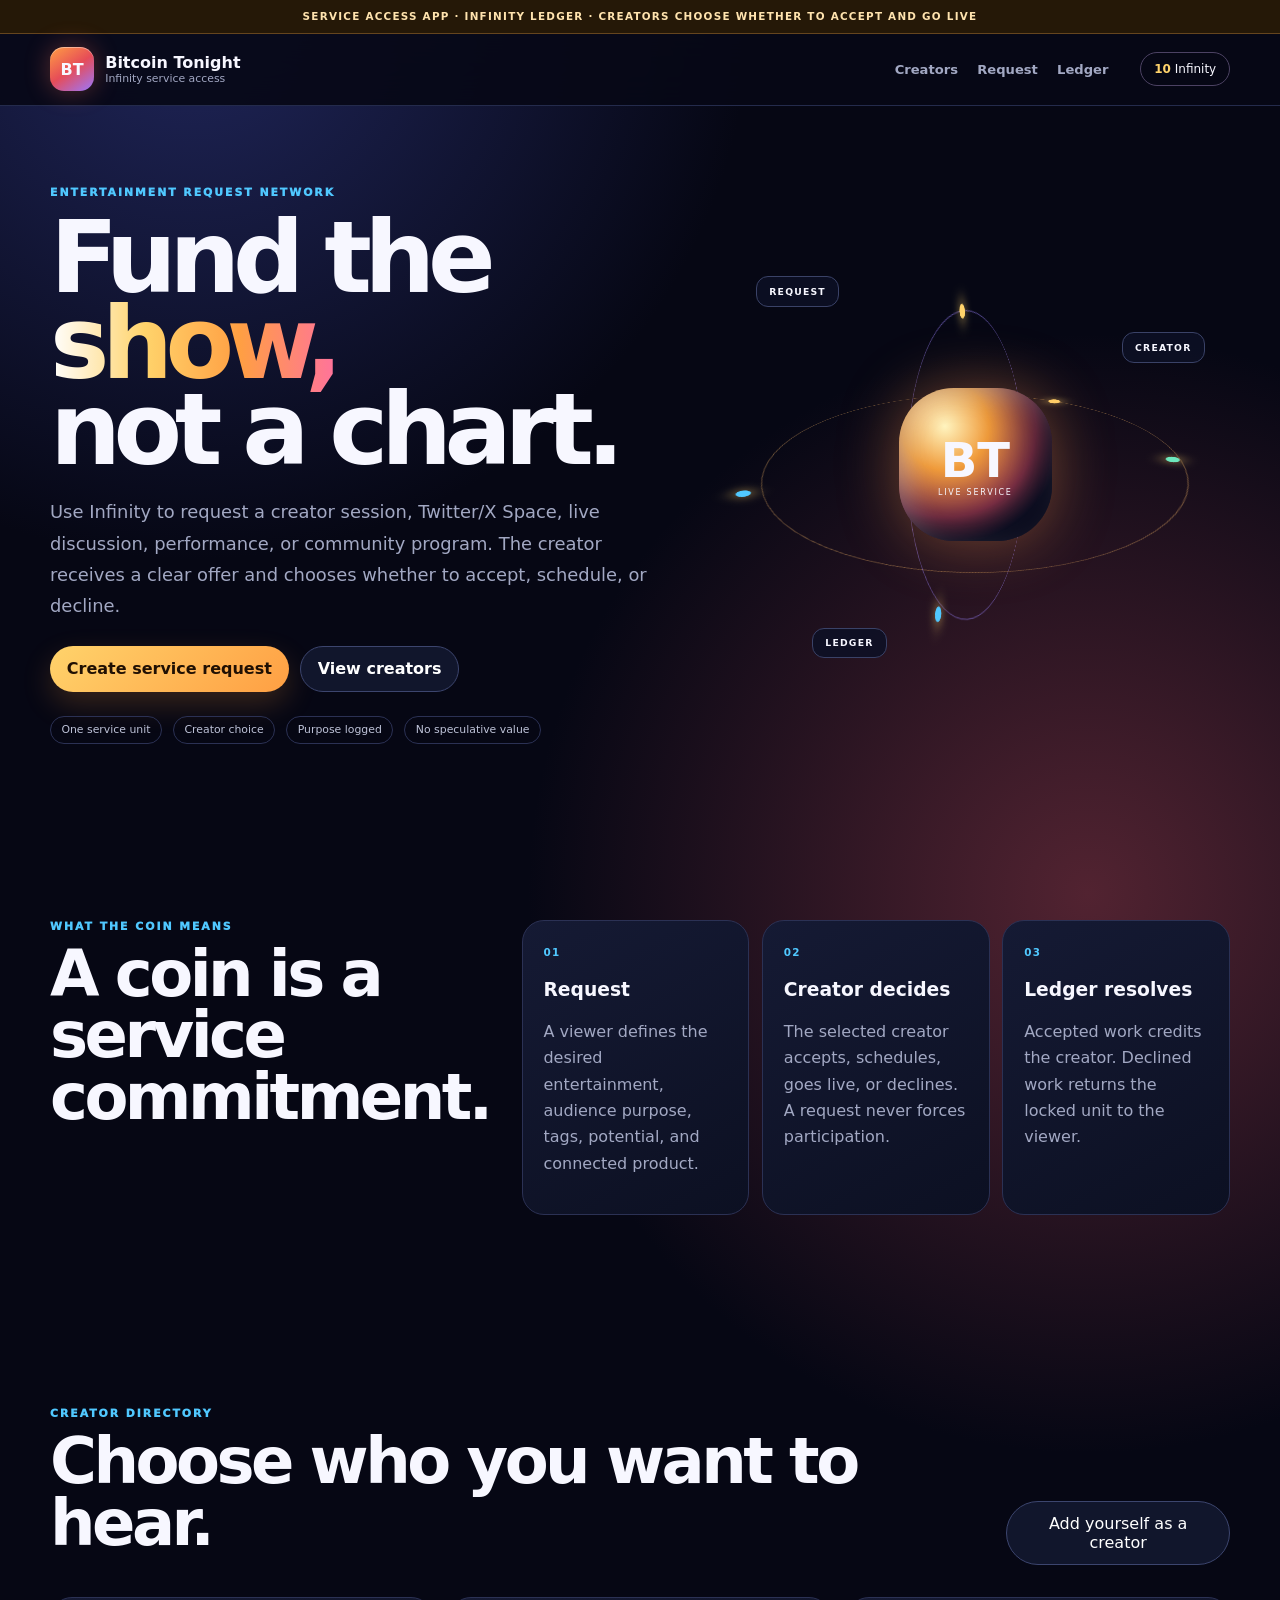
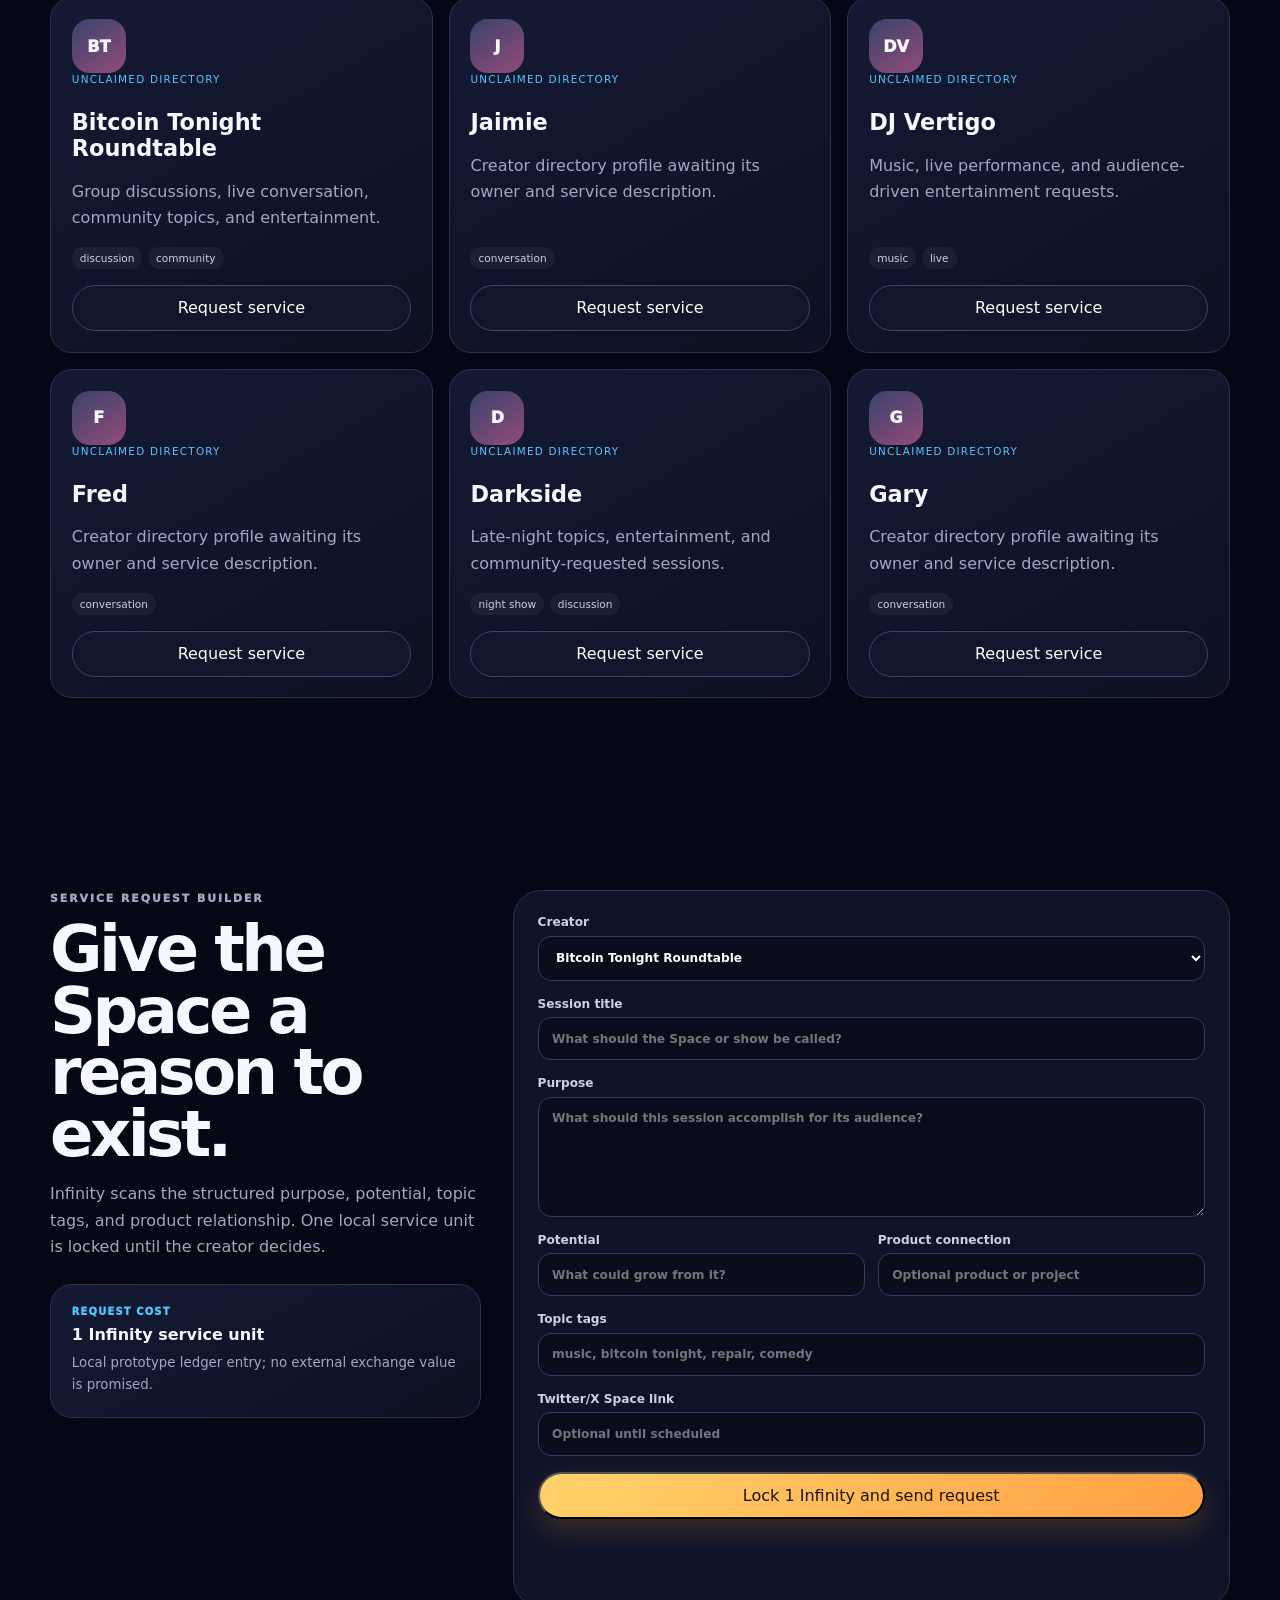
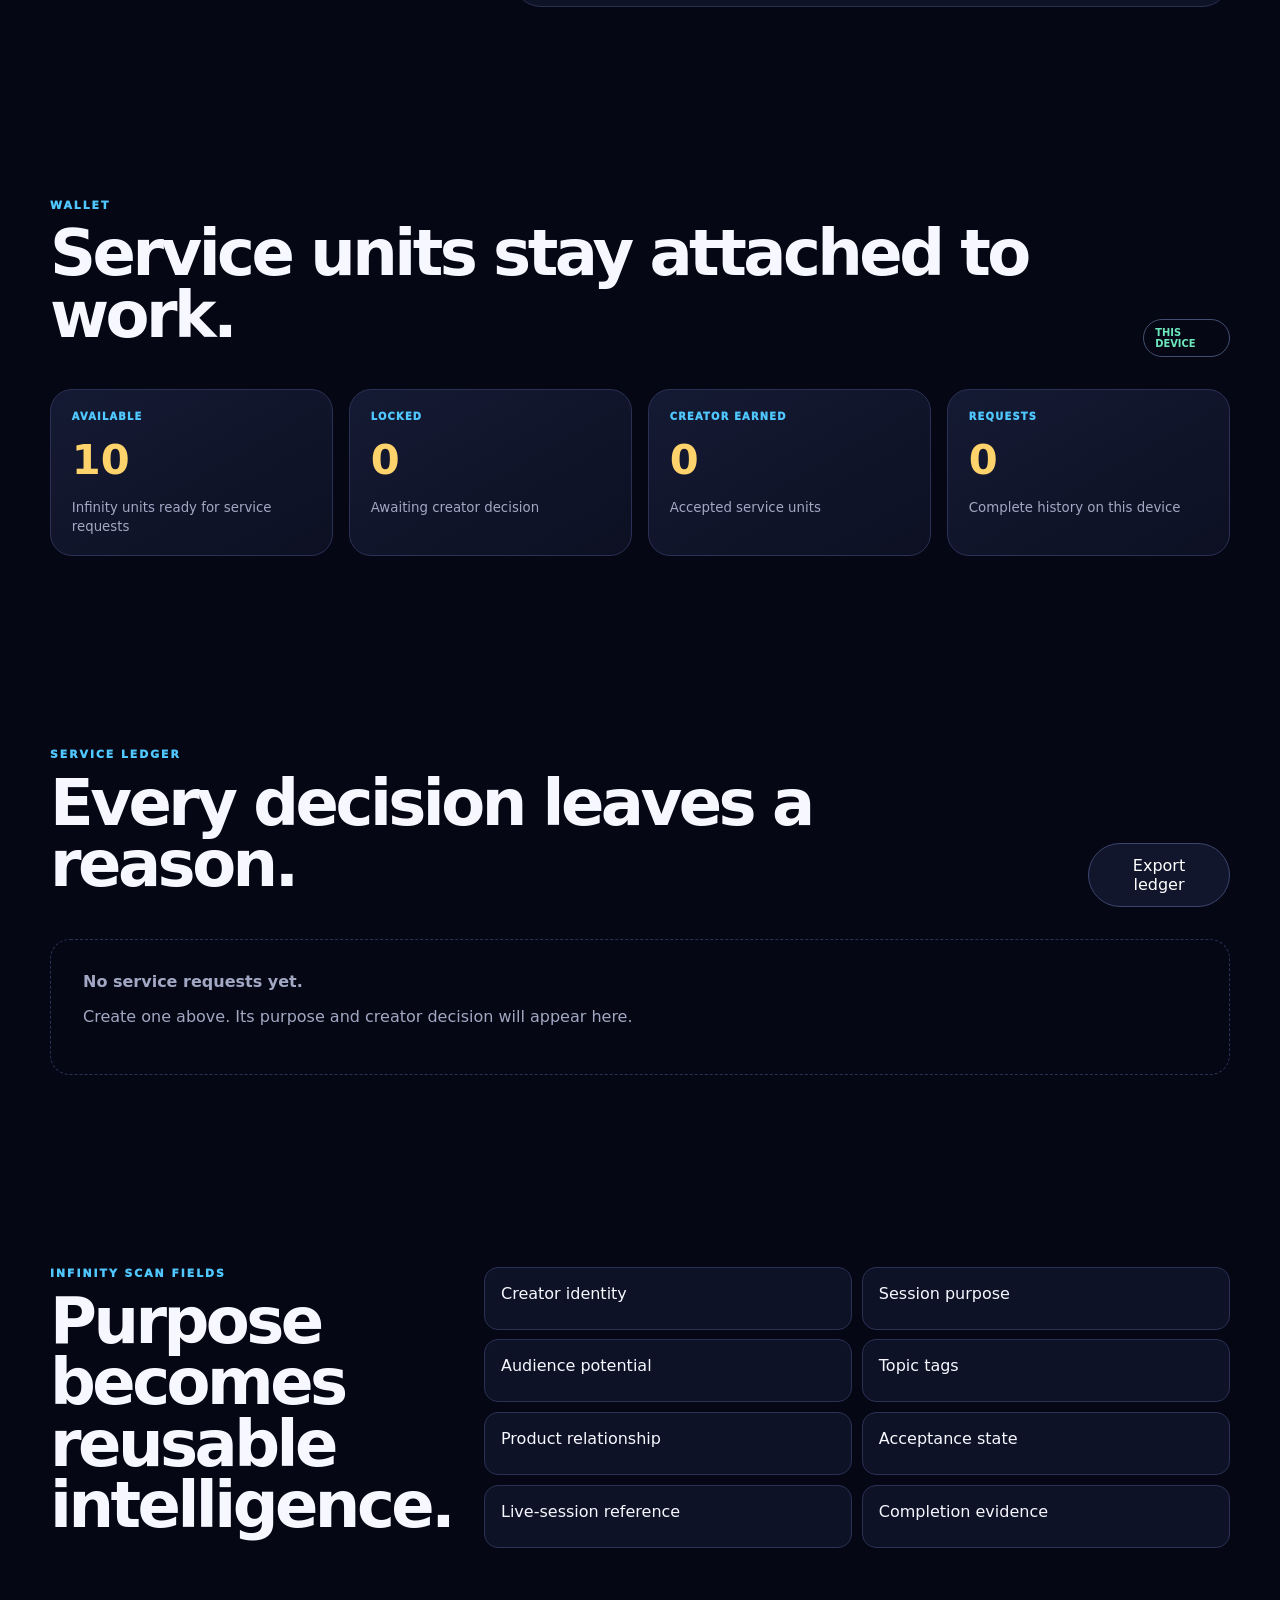
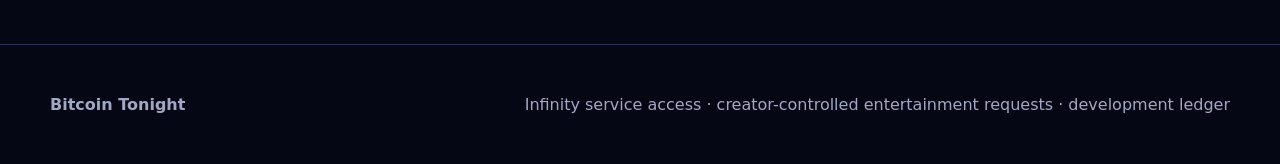
<file: index.html>
<!doctype html>
<html lang="en">
<head>
  <meta charset="UTF-8">
  <meta name="viewport" content="width=device-width,initial-scale=1,viewport-fit=cover">
  <meta name="theme-color" content="#070817">
  <meta name="description" content="Bitcoin Tonight service access — request creator entertainment with Infinity service coins and a traceable purpose ledger.">
  <title>Bitcoin Tonight · Infinity Service Access</title>
  <link rel="stylesheet" href="css/style.css">
</head>
<body>
  <div class="notice">SERVICE ACCESS APP · INFINITY LEDGER · CREATORS CHOOSE WHETHER TO ACCEPT AND GO LIVE</div>
  <header>
    <a class="brand" href="#top"><b>BT</b><span><strong>Bitcoin Tonight</strong><small>Infinity service access</small></span></a>
    <nav><a href="#creators">Creators</a><a href="#request">Request</a><a href="#ledger">Ledger</a></nav>
    <a class="wallet-pill" href="#wallet"><span id="wallet-available">10</span> Infinity</a>
  </header>

  <main id="top">
    <section class="hero">
      <div class="hero-copy">
        <p class="eyebrow">ENTERTAINMENT REQUEST NETWORK</p>
        <h1>Fund the <em>show,</em><br>not a chart.</h1>
        <p>Use Infinity to request a creator session, Twitter/X Space, live discussion, performance, or community program. The creator receives a clear offer and chooses whether to accept, schedule, or decline.</p>
        <div class="actions"><a class="primary" href="#request">Create service request</a><a class="secondary" href="#creators">View creators</a></div>
        <div class="trust"><span>One service unit</span><span>Creator choice</span><span>Purpose logged</span><span>No speculative value</span></div>
      </div>
      <div class="stage" aria-label="Bitcoin Tonight live service network">
        <div class="stage-ring ring-one"><i></i><i></i><i></i></div><div class="stage-ring ring-two"><i></i><i></i></div>
        <div class="stage-core"><b>BT</b><span>LIVE SERVICE</span></div>
        <div class="stage-label label-a">REQUEST</div><div class="stage-label label-b">CREATOR</div><div class="stage-label label-c">LEDGER</div>
      </div>
    </section>

    <section class="definition">
      <div><p class="eyebrow">WHAT THE COIN MEANS</p><h2>A coin is a service commitment.</h2></div>
      <div class="definition-grid"><article><b>01</b><h3>Request</h3><p>A viewer defines the desired entertainment, audience purpose, tags, potential, and connected product.</p></article><article><b>02</b><h3>Creator decides</h3><p>The selected creator accepts, schedules, goes live, or declines. A request never forces participation.</p></article><article><b>03</b><h3>Ledger resolves</h3><p>Accepted work credits the creator. Declined work returns the locked unit to the viewer.</p></article></div>
    </section>

    <section id="creators" class="creator-section">
      <div class="section-head"><div><p class="eyebrow">CREATOR DIRECTORY</p><h2>Choose who you want to hear.</h2></div><button class="secondary button" id="open-creator">Add yourself as a creator</button></div>
      <div class="creator-grid" id="creator-grid"></div>
    </section>

    <section id="request" class="request-section">
      <div class="request-copy"><p class="eyebrow">SERVICE REQUEST BUILDER</p><h2>Give the Space a reason to exist.</h2><p>Infinity scans the structured purpose, potential, topic tags, and product relationship. One local service unit is locked until the creator decides.</p><div class="unit-card"><span>REQUEST COST</span><b>1 Infinity service unit</b><small>Local prototype ledger entry; no external exchange value is promised.</small></div></div>
      <form id="request-form" class="request-form">
        <label>Creator<select id="request-creator" required></select></label>
        <label>Session title<input id="request-title" required maxlength="100" placeholder="What should the Space or show be called?"></label>
        <label>Purpose<textarea id="request-purpose" required maxlength="500" placeholder="What should this session accomplish for its audience?"></textarea></label>
        <div class="two"><label>Potential<input id="request-potential" maxlength="160" placeholder="What could grow from it?"></label><label>Product connection<input id="request-product" maxlength="100" placeholder="Optional product or project"></label></div>
        <label>Topic tags<input id="request-tags" maxlength="160" placeholder="music, bitcoin tonight, repair, comedy"></label>
        <label>Twitter/X Space link<input id="request-link" type="url" placeholder="Optional until scheduled"></label>
        <button class="primary button" type="submit">Lock 1 Infinity and send request</button>
        <p class="form-status" id="request-status" role="status"></p>
      </form>
    </section>

    <section id="wallet" class="wallet-section">
      <div class="section-head"><div><p class="eyebrow">WALLET</p><h2>Service units stay attached to work.</h2></div><span class="local-badge">THIS DEVICE</span></div>
      <div class="wallet-grid"><article><span>AVAILABLE</span><b id="wallet-card-available">10</b><small>Infinity units ready for service requests</small></article><article><span>LOCKED</span><b id="wallet-locked">0</b><small>Awaiting creator decision</small></article><article><span>CREATOR EARNED</span><b id="wallet-earned">0</b><small>Accepted service units</small></article><article><span>REQUESTS</span><b id="wallet-requests">0</b><small>Complete history on this device</small></article></div>
    </section>

    <section id="ledger" class="ledger-section">
      <div class="section-head"><div><p class="eyebrow">SERVICE LEDGER</p><h2>Every decision leaves a reason.</h2></div><button class="secondary button" id="export-ledger">Export ledger</button></div>
      <div class="ledger-list" id="ledger-list"></div>
    </section>

    <section class="scan-section"><div><p class="eyebrow">INFINITY SCAN FIELDS</p><h2>Purpose becomes reusable intelligence.</h2></div><div class="scan-grid"><span>Creator identity</span><span>Session purpose</span><span>Audience potential</span><span>Topic tags</span><span>Product relationship</span><span>Acceptance state</span><span>Live-session reference</span><span>Completion evidence</span></div></section>
  </main>

  <dialog id="creator-dialog"><form method="dialog" id="creator-form"><button class="close" value="cancel" aria-label="Close">×</button><p class="eyebrow">CREATOR CLAIM</p><h2>Add your service profile</h2><p>This creates an unverified local directory profile. Shared identity verification comes with the connected Infinity ledger.</p><label>Display name<input id="creator-name" required maxlength="60"></label><label>Twitter/X handle<input id="creator-handle" maxlength="60" placeholder="@handle"></label><label>What you create<textarea id="creator-bio" required maxlength="240"></textarea></label><label>Topics<input id="creator-topics" maxlength="120" placeholder="music, conversation, comedy"></label><button class="primary button" value="default">Add creator profile</button></form></dialog>

  <footer><b>Bitcoin Tonight</b><span>Infinity service access · creator-controlled entertainment requests · development ledger</span></footer>
  <nav class="mobile-dock"><a href="#top">Home</a><a href="#creators">Creators</a><a href="#request">Request</a><a href="#ledger">Ledger</a></nav>
  <script type="module" src="js/app.js"></script>
<script src="https://www-infinity4.github.io/Mint-For-Infinity/infinity-wallet-menu.js?v=20260814-menu2"></script></body>
</html>
</file>
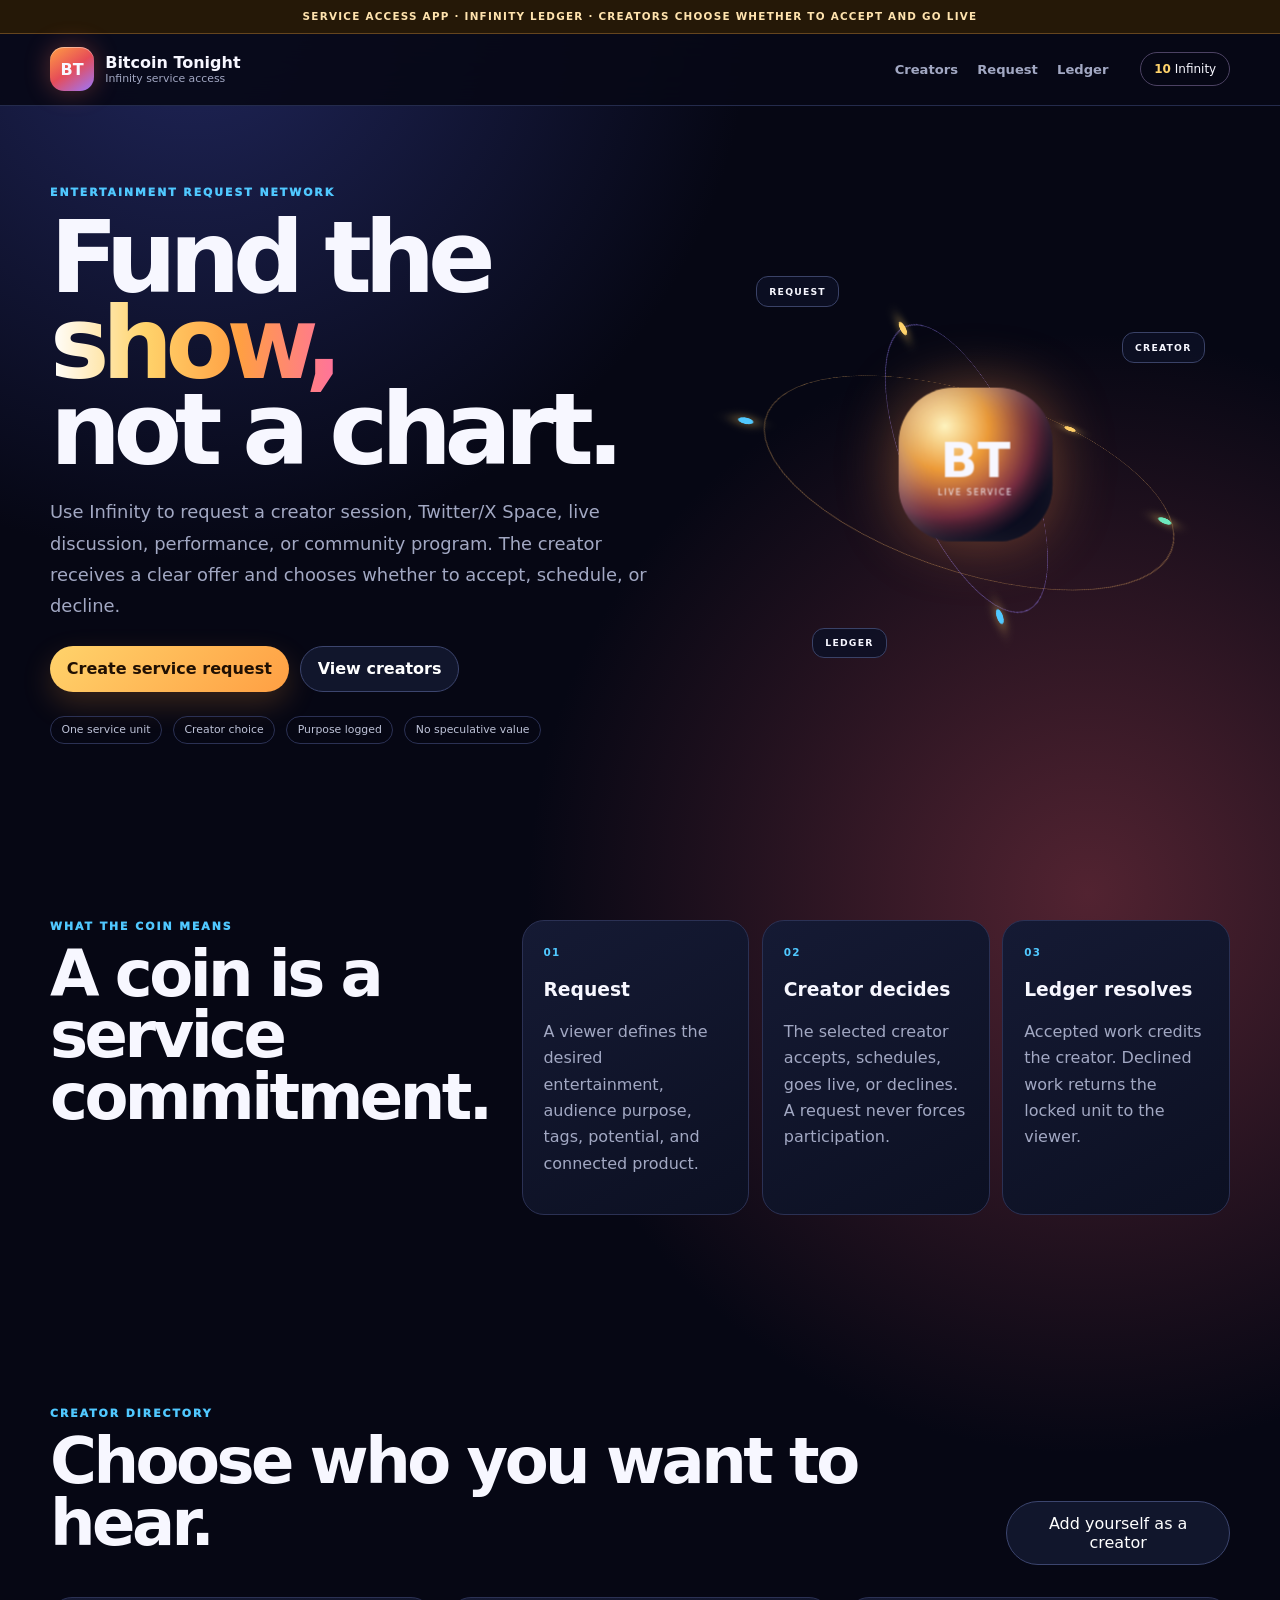
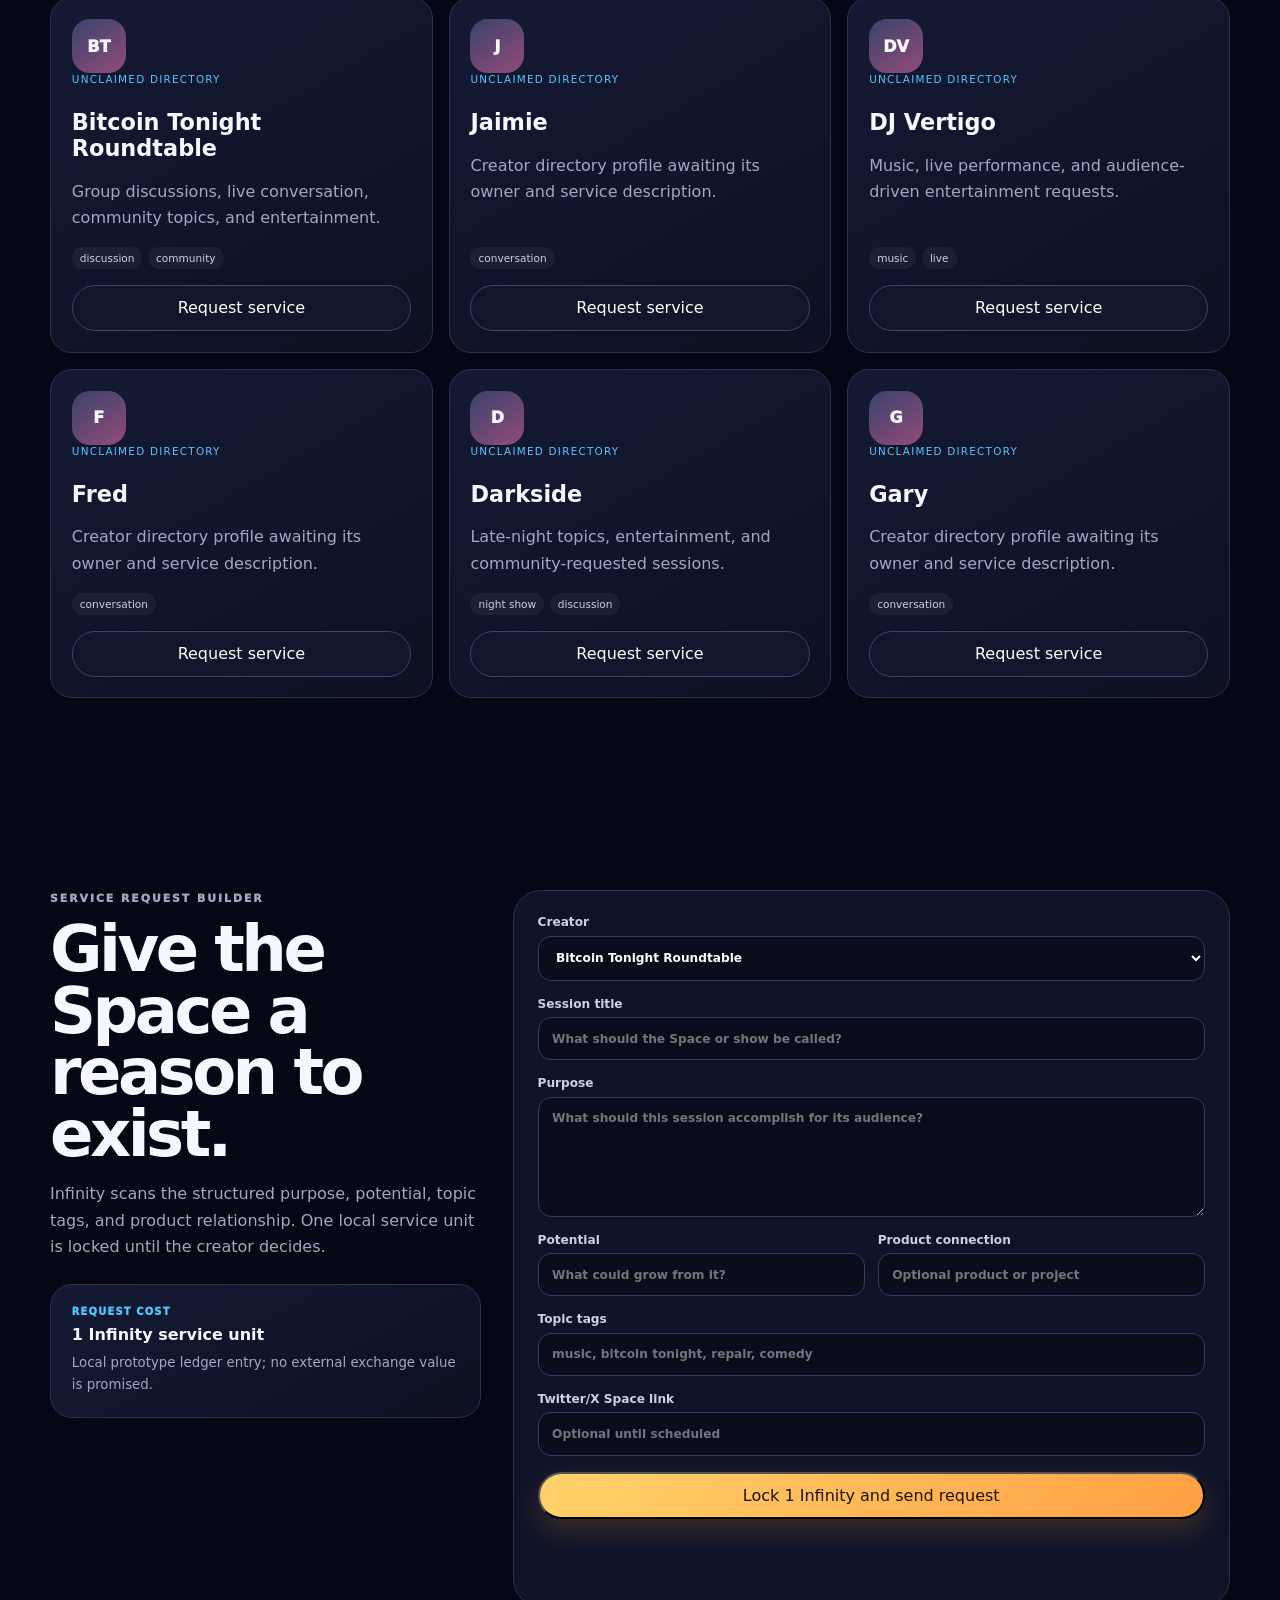
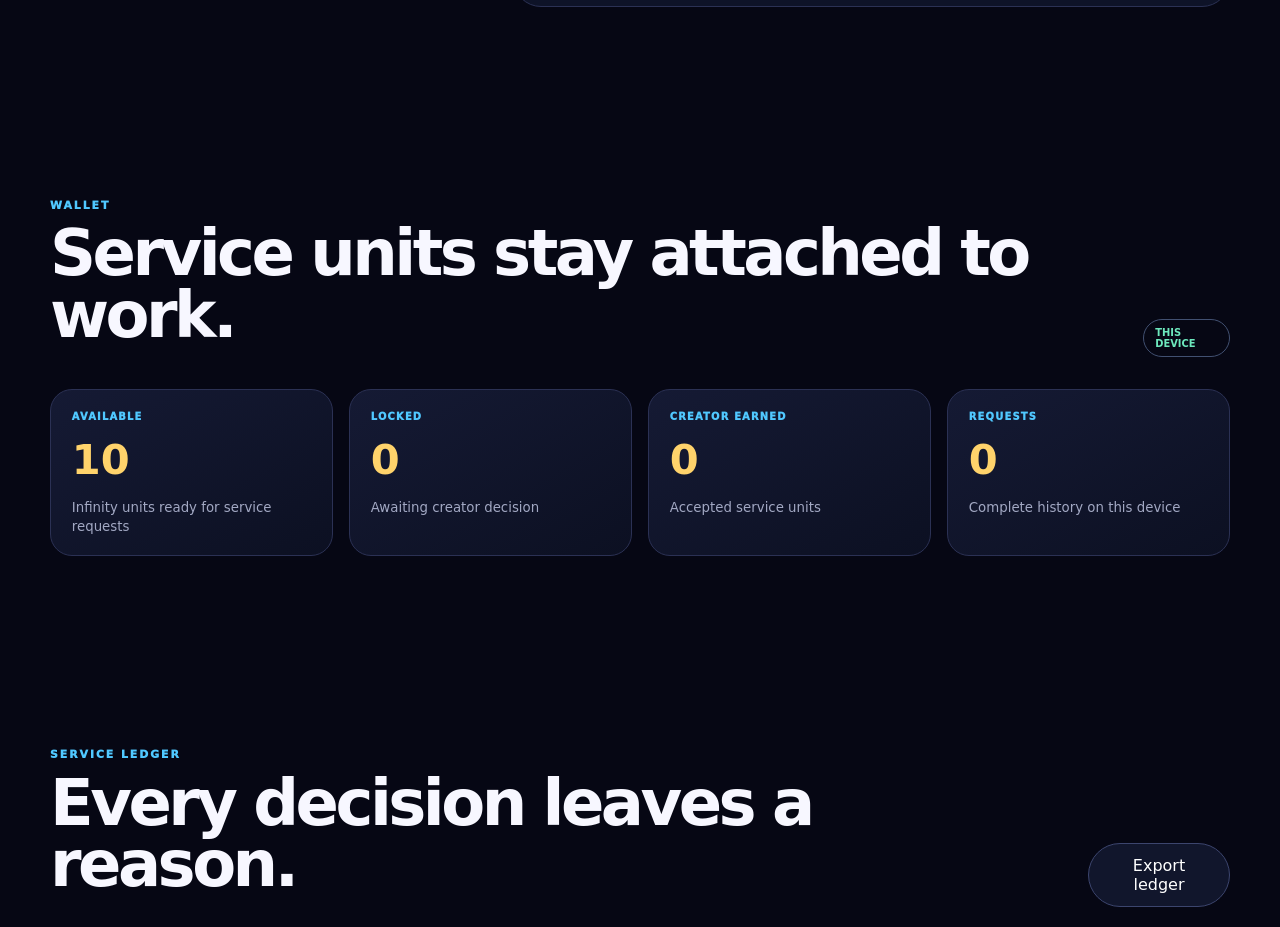
<file: thankyou.html>
<!doctype html><html lang="en"><head><meta charset="UTF-8"><meta name="viewport" content="width=device-width,initial-scale=1"><meta http-equiv="refresh" content="0;url=index.html#ledger"><title>Bitcoin Tonight Service Ledger</title></head><body><p>Bitcoin Tonight now records service requests through the Infinity ledger. <a href="index.html#ledger">Open the service ledger</a>.</p></body></html>
</file>
<file: css/style.css>
:root{--bg:#060714;--panel:#101329;--line:#2b3154;--text:#f7f7ff;--muted:#a2a8c3;--orange:#ff9f43;--gold:#ffd36b;--violet:#9a78ff;--blue:#50c8ff;--mint:#6de8bd;font-family:Inter,ui-sans-serif,system-ui,sans-serif;color:var(--text);background:var(--bg)}*{box-sizing:border-box}html{scroll-behavior:smooth}body{margin:0;background:radial-gradient(circle at 15% 0,#20265b 0,transparent 35rem),radial-gradient(circle at 85% 18%,#522331 0,transparent 35rem),var(--bg)}a{color:inherit}.notice{text-align:center;padding:.65rem 1rem;background:#251807;border-bottom:1px solid #65451e;color:#ffe3ae;font-size:.65rem;font-weight:900;letter-spacing:.12em}header{height:72px;position:sticky;top:0;z-index:20;display:flex;align-items:center;gap:2rem;padding:0 max(1rem,calc((100% - 1180px)/2));background:#070817e8;border-bottom:1px solid #242b4c;backdrop-filter:blur(18px)}.brand{margin-right:auto;display:flex;align-items:center;gap:.7rem;text-decoration:none}.brand>b{width:44px;height:44px;display:grid;place-items:center;border-radius:14px;background:linear-gradient(145deg,var(--orange),#e64c58 50%,var(--violet));box-shadow:inset 0 1px #fff6,0 0 26px #ff715755}.brand span{display:grid}.brand small{font-size:.68rem;color:var(--muted)}header nav{display:flex;gap:1.2rem}header nav a{text-decoration:none;color:var(--muted);font-size:.82rem;font-weight:800}.wallet-pill{padding:.55rem .8rem;border:1px solid #4c4263;border-radius:999px;text-decoration:none;font-size:.75rem}.wallet-pill span{color:var(--gold);font-weight:900}.hero{width:min(1180px,calc(100% - 2rem));min-height:670px;margin:auto;display:grid;grid-template-columns:1.1fr .9fr;gap:3rem;align-items:center;padding:5rem 0}.eyebrow{margin:0;color:var(--blue);font-size:.68rem;font-weight:950;letter-spacing:.18em}.hero h1{font-size:clamp(3.7rem,7.8vw,7.4rem);line-height:.86;letter-spacing:-.075em;margin:1rem 0 1.5rem}.hero h1 em{font-style:normal;background:linear-gradient(90deg,#fff,var(--gold),var(--orange),#ff739b);color:transparent;background-clip:text}.hero-copy>p:not(.eyebrow){max-width:690px;color:var(--muted);font-size:1.12rem;line-height:1.75}.actions,.trust{display:flex;flex-wrap:wrap;gap:.7rem;margin-top:1.5rem}.primary,.secondary{min-height:46px;display:inline-flex;align-items:center;justify-content:center;padding:.75rem 1.05rem;border-radius:999px;text-decoration:none;font-weight:850}.primary{background:linear-gradient(135deg,var(--gold),var(--orange));color:#201003;box-shadow:0 12px 30px #ff993533}.secondary{border:1px solid #3c456e;background:#11162c;color:white}.button{font:inherit;cursor:pointer}.trust span{padding:.4rem .65rem;border:1px solid var(--line);border-radius:999px;color:#bec3d8;font-size:.68rem}.stage{position:relative;aspect-ratio:1;perspective:900px}.stage-core{position:absolute;z-index:4;inset:35%;display:grid;place-content:center;text-align:center;border-radius:36%;background:radial-gradient(circle at 30% 25%,#fff4bf,#f09b3b 28%,#98394f 58%,#12152b 76%);box-shadow:inset -20px -20px 45px #070817aa,inset 10px 8px 25px #fff5,0 0 60px #ff994b66;animation:pulse 4s ease-in-out infinite}.stage-core b{font-size:3rem}.stage-core span{font-size:.5rem;letter-spacing:.22em}.stage-ring{position:absolute;inset:9%;border:1px solid #ffbd6a66;border-radius:50%;transform:rotateX(66deg) rotateZ(25deg);animation:orbit 9s linear infinite}.ring-two{inset:20%;border-color:#9b82ff88;transform:rotateY(68deg) rotateZ(-15deg);animation-duration:7s;animation-direction:reverse}.stage-ring i{position:absolute;width:14px;height:14px;border-radius:50%;background:var(--gold);box-shadow:0 0 18px var(--gold)}.stage-ring i:nth-child(1){top:-7px;left:50%}.stage-ring i:nth-child(2){bottom:12%;left:8%;background:var(--blue)}.stage-ring i:nth-child(3){right:6%;top:25%;background:var(--mint)}.stage-label{position:absolute;padding:.55rem .75rem;border:1px solid #3a4267;border-radius:12px;background:#0d1125dd;font-size:.58rem;font-weight:900;letter-spacing:.13em}.label-a{top:13%;left:7%}.label-b{right:5%;top:24%}.label-c{left:18%;bottom:12%}@keyframes orbit{to{rotate:360deg}}@keyframes pulse{50%{scale:1.05;filter:hue-rotate(12deg)}}section{width:min(1180px,calc(100% - 2rem));margin:auto;padding:6rem 0}.definition{display:grid;grid-template-columns:.75fr 1.25fr;gap:2rem}.definition h2,.section-head h2,.request-copy h2,.scan-section h2{font-size:clamp(2.3rem,5vw,4.8rem);line-height:.96;letter-spacing:-.055em;margin:.7rem 0}.definition-grid{display:grid;grid-template-columns:repeat(3,1fr);gap:.8rem}.definition-grid article,.creator-card,.unit-card,.wallet-grid article{padding:1.3rem;border:1px solid var(--line);border-radius:22px;background:linear-gradient(150deg,#151a34,#0c1022)}.definition-grid b,.creator-card .claim{color:var(--blue);font-size:.65rem;letter-spacing:.12em}.definition-grid p,.creator-card p,.request-copy>p,.unit-card small{color:var(--muted);line-height:1.65}.section-head{display:flex;justify-content:space-between;align-items:end;gap:2rem;margin-bottom:2rem}.creator-grid{display:grid;grid-template-columns:repeat(3,1fr);gap:1rem}.creator-card{min-height:300px;display:flex;flex-direction:column}.creator-mark{width:54px;height:54px;display:grid;place-items:center;border-radius:18px;background:linear-gradient(145deg,#38436d,#934b78);font-weight:950}.creator-card h3{font-size:1.4rem;margin:1.5rem 0 .1rem}.creator-card small{color:var(--muted)}.creator-card p{flex:1}.tags{display:flex;flex-wrap:wrap;gap:.35rem}.tags span,.ledger-meta span{padding:.3rem .5rem;border-radius:999px;background:#ffffff0c;color:#c9cee3;font-size:.66rem}.creator-card button{margin-top:1rem}.request-section{display:grid;grid-template-columns:.75fr 1.25fr;gap:2rem;align-items:start}.unit-card{margin-top:1.5rem}.unit-card span,.wallet-grid span{display:block;color:var(--blue);font-size:.62rem;font-weight:950;letter-spacing:.12em}.unit-card b,.unit-card small{display:block;margin-top:.5rem}.request-form{padding:1.5rem;border:1px solid var(--line);border-radius:28px;background:#0e1328;display:grid;gap:1rem}.request-form label,dialog label{display:grid;gap:.4rem;color:#cbd0e5;font-size:.76rem;font-weight:800}.request-form input,.request-form textarea,.request-form select,dialog input,dialog textarea{width:100%;padding:.85rem;border:1px solid #333c62;border-radius:13px;background:#080c1b;color:white;font:inherit}.request-form textarea,dialog textarea{min-height:120px;resize:vertical}.request-form input:focus,.request-form textarea:focus,.request-form select:focus{outline:3px solid #6488ff2e;border-color:#7792ff}.two{display:grid;grid-template-columns:1fr 1fr;gap:.8rem}.form-status{min-height:1.4rem;color:var(--mint);font-size:.78rem}.wallet-grid{display:grid;grid-template-columns:repeat(4,1fr);gap:1rem}.wallet-grid b{display:block;font-size:2.6rem;margin:.8rem 0;color:var(--gold)}.wallet-grid small{color:var(--muted)}.local-badge{padding:.45rem .7rem;border:1px solid #415071;border-radius:999px;color:var(--mint);font-size:.62rem;font-weight:900}.ledger-list{display:grid;gap:.8rem}.ledger-item{display:grid;grid-template-columns:1fr auto;gap:1rem;padding:1.25rem;border:1px solid var(--line);border-radius:20px;background:#0d1226}.ledger-main h3{margin:.5rem 0}.ledger-main p{color:var(--muted)}.state{padding:.3rem .5rem;border-radius:999px;color:var(--gold);background:#ffae3814;font-size:.6rem;font-weight:950;text-transform:uppercase}.state-accepted,.state-live{color:var(--mint);background:#6de8bd12}.ledger-meta{display:flex;flex-wrap:wrap;gap:.35rem}.ledger-actions{display:flex;align-items:center;gap:.5rem}.ledger-actions button{min-height:42px;padding:.6rem .8rem;border:1px solid #46527a;border-radius:12px;background:#161d39;color:white;cursor:pointer}.empty{padding:2rem;border:1px dashed var(--line);border-radius:20px;color:var(--muted)}.scan-section{display:grid;grid-template-columns:.65fr 1.35fr;gap:2rem}.scan-grid{display:grid;grid-template-columns:1fr 1fr;gap:.6rem}.scan-grid span{padding:1rem;border:1px solid var(--line);border-radius:14px;background:#0d1226}dialog{width:min(560px,calc(100% - 1rem));border:1px solid #3b466d;border-radius:26px;background:#0d1226;color:white;padding:0;box-shadow:0 40px 100px #000}dialog::backdrop{background:#000b;backdrop-filter:blur(8px)}dialog form{position:relative;display:grid;gap:1rem;padding:2rem}.close{position:absolute;right:1rem;top:1rem;border:0;background:none;color:white;font-size:1.7rem;cursor:pointer}footer{min-height:120px;display:flex;justify-content:space-between;align-items:center;gap:2rem;padding:2rem max(1rem,calc((100% - 1180px)/2));border-top:1px solid var(--line);color:var(--muted)}.mobile-dock{display:none}@media(max-width:850px){header nav{display:none}.hero,.definition,.request-section,.scan-section{grid-template-columns:1fr}.hero{padding-top:4rem}.stage{width:min(90vw,450px);margin:auto}.definition-grid{grid-template-columns:1fr}.creator-grid{grid-template-columns:1fr 1fr}.wallet-grid{grid-template-columns:1fr 1fr}}@media(max-width:560px){.notice{font-size:.55rem}header{height:64px}.brand small{display:none}.wallet-pill{font-size:.64rem}.hero{min-height:auto}.hero h1{font-size:clamp(3.2rem,16vw,5rem)}.actions a{width:100%}.creator-grid,.wallet-grid,.two,.scan-grid{grid-template-columns:1fr}.section-head{align-items:flex-start;flex-direction:column}.ledger-item{grid-template-columns:1fr}.ledger-actions{flex-wrap:wrap}section{padding:4rem 0}footer{padding-bottom:6rem;flex-direction:column;align-items:flex-start}.mobile-dock{position:fixed;z-index:30;left:.5rem;right:.5rem;bottom:calc(.5rem + env(safe-area-inset-bottom));display:grid;grid-template-columns:repeat(4,1fr);padding:.45rem;border:1px solid #39466d;border-radius:19px;background:#090d1dec;backdrop-filter:blur(18px)}.mobile-dock a{min-height:44px;display:grid;place-items:center;text-decoration:none;color:#d5d9e8;font-size:.65rem;font-weight:850}}
</file>
